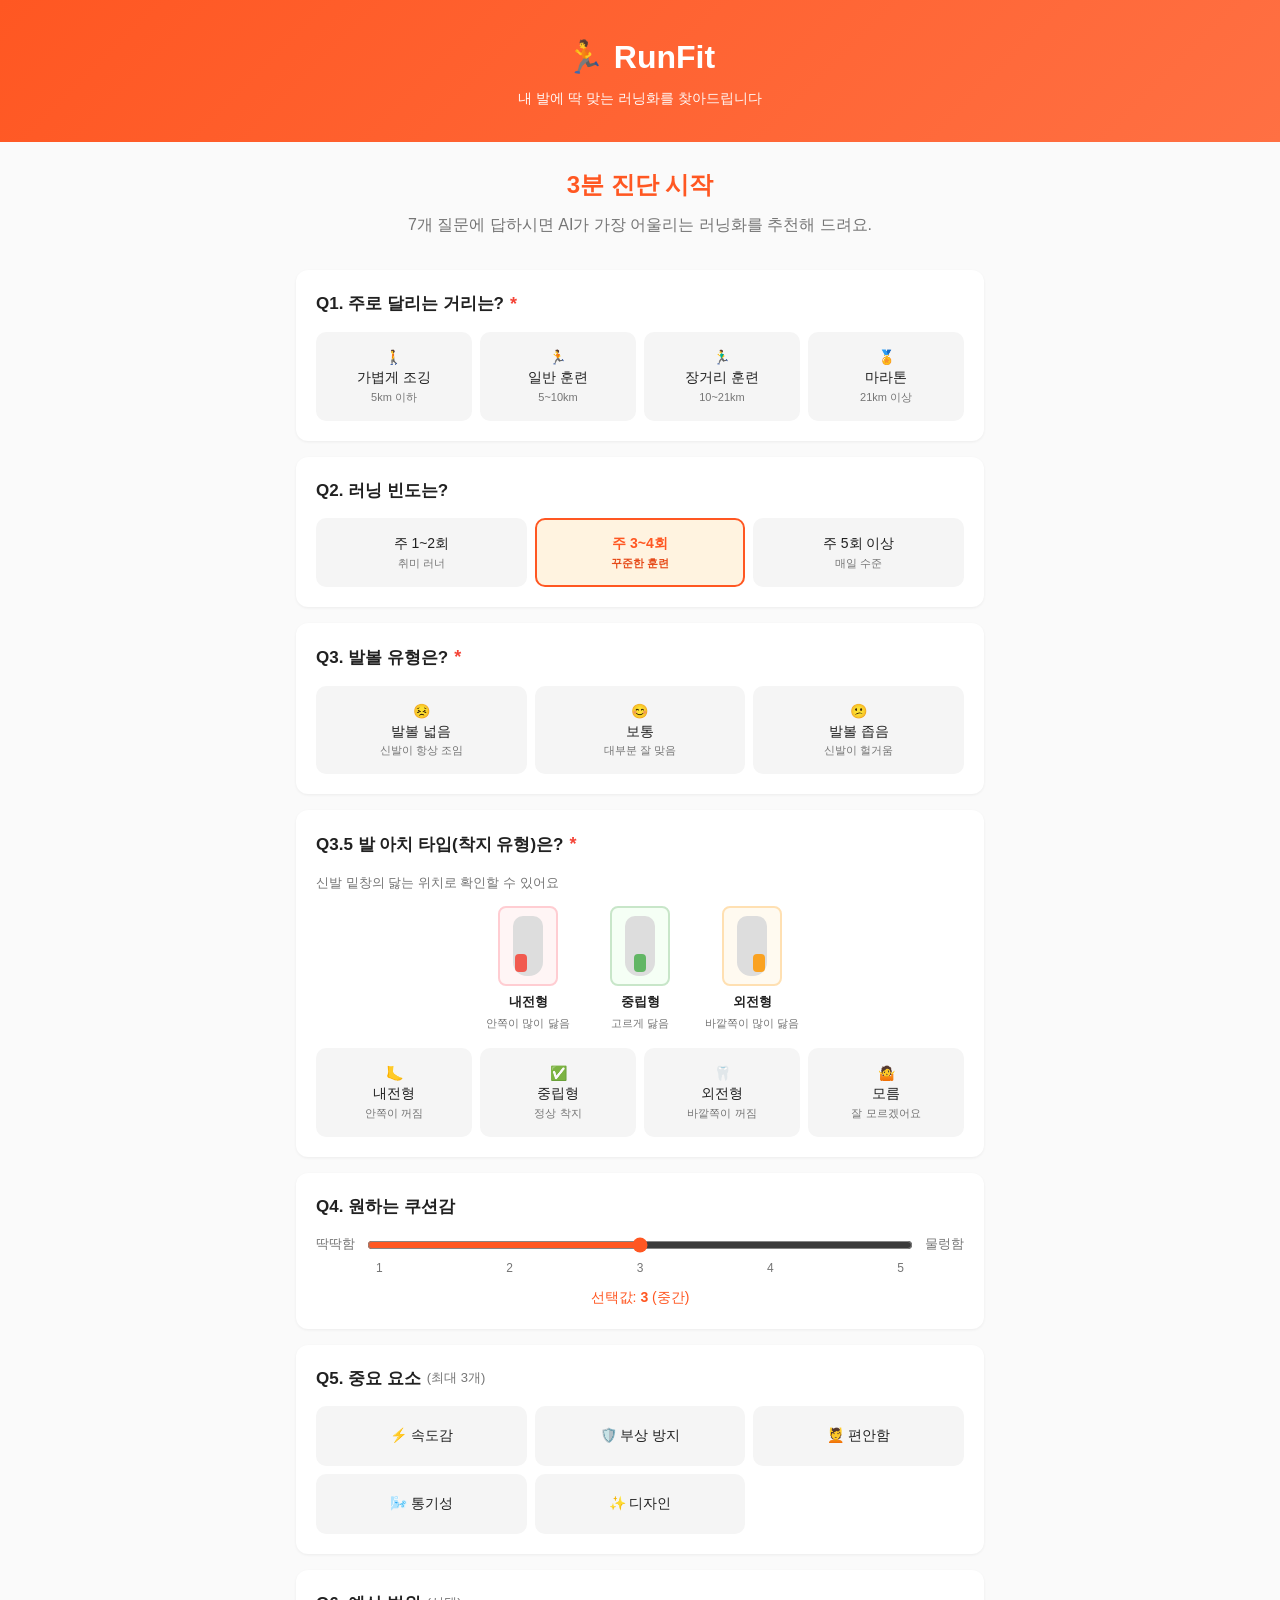
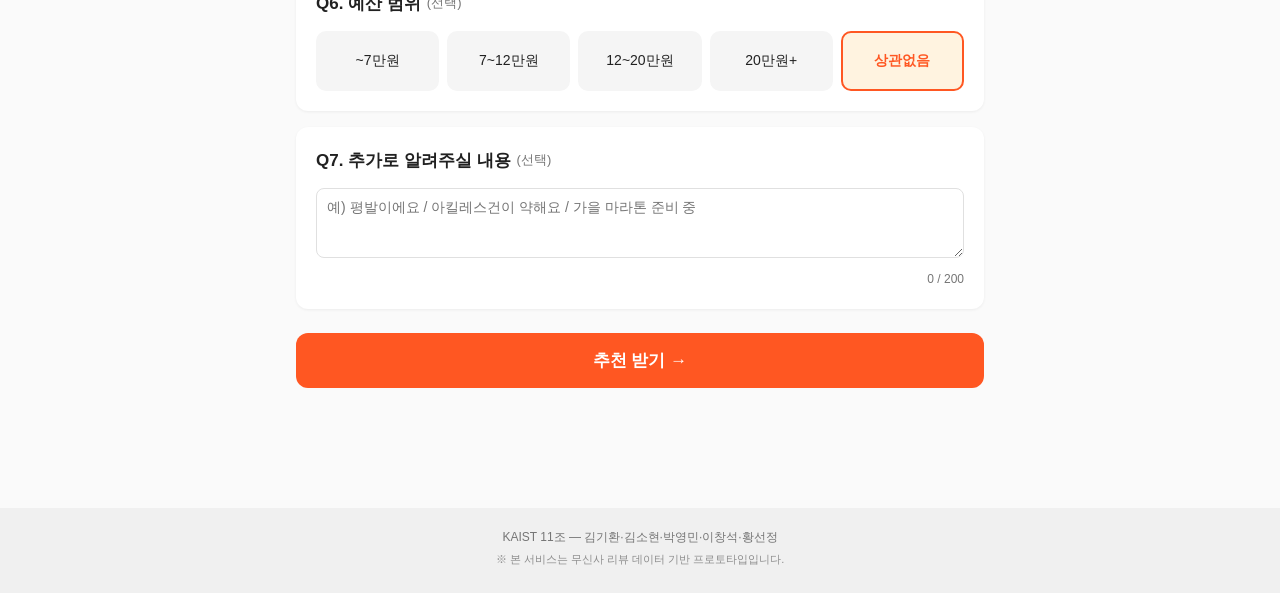
<file: prototype/index.html>
<!DOCTYPE html>
<html lang="ko">
<head>
  <meta charset="UTF-8" />
  <meta name="viewport" content="width=device-width, initial-scale=1.0" />
  <title>RunFit — 내 발에 딱 맞는 러닝화</title>
  <link rel="stylesheet" href="style.css" />
</head>
<body>
  <header class="header">
    <h1>🏃 RunFit</h1>
    <p class="tagline">내 발에 딱 맞는 러닝화를 찾아드립니다</p>
  </header>

  <main class="container">
    <div class="intro">
      <h2>3분 진단 시작</h2>
      <p>7개 질문에 답하시면 AI가 가장 어울리는 러닝화를 추천해 드려요.</p>
    </div>

    <form id="diagnosis-form">

      <!-- Q1 -->
      <section class="question">
        <h3>Q1. 주로 달리는 거리는? <span class="required">*</span></h3>
        <div class="option-grid grid-4">
          <label class="option-btn"><input type="radio" name="distance" value="short" /><span>🚶<br>가볍게 조깅<br><small>5km 이하</small></span></label>
          <label class="option-btn"><input type="radio" name="distance" value="medium" /><span>🏃<br>일반 훈련<br><small>5~10km</small></span></label>
          <label class="option-btn"><input type="radio" name="distance" value="long" /><span>🏃‍♂️<br>장거리 훈련<br><small>10~21km</small></span></label>
          <label class="option-btn"><input type="radio" name="distance" value="marathon" /><span>🏅<br>마라톤<br><small>21km 이상</small></span></label>
        </div>
      </section>

      <!-- Q2 -->
      <section class="question">
        <h3>Q2. 러닝 빈도는?</h3>
        <div class="option-grid grid-3">
          <label class="option-btn"><input type="radio" name="frequency" value="casual" /><span>주 1~2회<br><small>취미 러너</small></span></label>
          <label class="option-btn"><input type="radio" name="frequency" value="regular" checked /><span>주 3~4회<br><small>꾸준한 훈련</small></span></label>
          <label class="option-btn"><input type="radio" name="frequency" value="intensive" /><span>주 5회 이상<br><small>매일 수준</small></span></label>
        </div>
      </section>

      <!-- Q3 -->
      <section class="question">
        <h3>Q3. 발볼 유형은? <span class="required">*</span></h3>
        <div class="option-grid grid-3">
          <label class="option-btn"><input type="radio" name="width" value="wide" /><span>😣<br>발볼 넓음<br><small>신발이 항상 조임</small></span></label>
          <label class="option-btn"><input type="radio" name="width" value="normal" /><span>😊<br>보통<br><small>대부분 잘 맞음</small></span></label>
          <label class="option-btn"><input type="radio" name="width" value="narrow" /><span>😕<br>발볼 좁음<br><small>신발이 헐거움</small></span></label>
        </div>
      </section>

      <!-- Q3.5 발 아치 타입 (pronation) -->
      <section class="question">
        <h3>Q3.5 발 아치 타입(착지 유형)은? <span class="required">*</span></h3>
        <p class="question-guide">신발 밑창의 닳는 위치로 확인할 수 있어요</p>
        <div class="pronation-guide">
          <div class="pronation-item">
            <div class="pronation-diagram pronation-over">
              <div class="foot-outline">
                <div class="wear-mark wear-inner"></div>
              </div>
            </div>
            <p class="pronation-label">내전형</p>
            <p class="pronation-desc">안쪽이 많이 닳음</p>
          </div>
          <div class="pronation-item">
            <div class="pronation-diagram pronation-neutral">
              <div class="foot-outline">
                <div class="wear-mark wear-center"></div>
              </div>
            </div>
            <p class="pronation-label">중립형</p>
            <p class="pronation-desc">고르게 닳음</p>
          </div>
          <div class="pronation-item">
            <div class="pronation-diagram pronation-under">
              <div class="foot-outline">
                <div class="wear-mark wear-outer"></div>
              </div>
            </div>
            <p class="pronation-label">외전형</p>
            <p class="pronation-desc">바깥쪽이 많이 닳음</p>
          </div>
        </div>
        <div class="option-grid grid-4">
          <label class="option-btn"><input type="radio" name="pronation" value="overpronation" /><span>🦶<br>내전형<br><small>안쪽이 꺼짐</small></span></label>
          <label class="option-btn"><input type="radio" name="pronation" value="neutral" /><span>✅<br>중립형<br><small>정상 착지</small></span></label>
          <label class="option-btn"><input type="radio" name="pronation" value="supination" /><span>🦷<br>외전형<br><small>바깥쪽이 꺼짐</small></span></label>
          <label class="option-btn"><input type="radio" name="pronation" value="unknown" /><span>🤷<br>모름<br><small>잘 모르겠어요</small></span></label>
        </div>
      </section>

      <!-- Q4 -->
      <section class="question">
        <h3>Q4. 원하는 쿠션감</h3>
        <div class="slider-container">
          <span class="slider-label-left">딱딱함</span>
          <input type="range" id="cushion-slider" min="1" max="5" value="3" />
          <span class="slider-label-right">물렁함</span>
        </div>
        <div class="slider-marks">
          <span>1</span><span>2</span><span>3</span><span>4</span><span>5</span>
        </div>
        <div class="slider-value">선택값: <strong id="cushion-value">3</strong> (중간)</div>
      </section>

      <!-- Q5 -->
      <section class="question">
        <h3>Q5. 중요 요소 <small>(최대 3개)</small></h3>
        <div class="option-grid grid-3">
          <label class="option-btn checkbox"><input type="checkbox" name="priorities" value="speed" /><span>⚡ 속도감</span></label>
          <label class="option-btn checkbox"><input type="checkbox" name="priorities" value="protection" /><span>🛡️ 부상 방지</span></label>
          <label class="option-btn checkbox"><input type="checkbox" name="priorities" value="comfort" /><span>💆 편안함</span></label>
          <label class="option-btn checkbox"><input type="checkbox" name="priorities" value="breathability" /><span>🌬️ 통기성</span></label>
          <label class="option-btn checkbox"><input type="checkbox" name="priorities" value="design" /><span>✨ 디자인</span></label>
        </div>
      </section>

      <!-- Q6 -->
      <section class="question">
        <h3>Q6. 예산 범위 <small>(선택)</small></h3>
        <div class="option-grid grid-5">
          <label class="option-btn"><input type="radio" name="budget" value="low" /><span>~7만원</span></label>
          <label class="option-btn"><input type="radio" name="budget" value="mid" /><span>7~12만원</span></label>
          <label class="option-btn"><input type="radio" name="budget" value="high" /><span>12~20만원</span></label>
          <label class="option-btn"><input type="radio" name="budget" value="premium" /><span>20만원+</span></label>
          <label class="option-btn"><input type="radio" name="budget" value="" checked /><span>상관없음</span></label>
        </div>
      </section>

      <!-- Q7 -->
      <section class="question">
        <h3>Q7. 추가로 알려주실 내용 <small>(선택)</small></h3>
        <textarea id="free-text" maxlength="200" placeholder="예) 평발이에요 / 아킬레스건이 약해요 / 가을 마라톤 준비 중"></textarea>
        <div class="char-count"><span id="char-count">0</span> / 200</div>
      </section>

      <!-- 오류 영역 -->
      <div id="errors" class="errors" style="display: none;"></div>

      <!-- 제출 -->
      <button type="submit" id="submit-btn" class="btn-submit">
        추천 받기 →
      </button>
    </form>
  </main>

  <!-- 로딩 오버레이 -->
  <div id="loading-overlay" class="loading-overlay" style="display: none;">
    <div class="loading-content">
      <div class="spinner"></div>
      <p id="loading-message">AI가 최적의 러닝화를 찾고 있어요... 🔍</p>
    </div>
  </div>

  <footer class="footer">
    <p>KAIST 11조 — 김기환·김소현·박영민·이창석·황선정</p>
    <p class="disclaimer">※ 본 서비스는 무신사 리뷰 데이터 기반 프로토타입입니다.</p>
  </footer>

  <script src="app.js"></script>
</body>
</html>
</file>
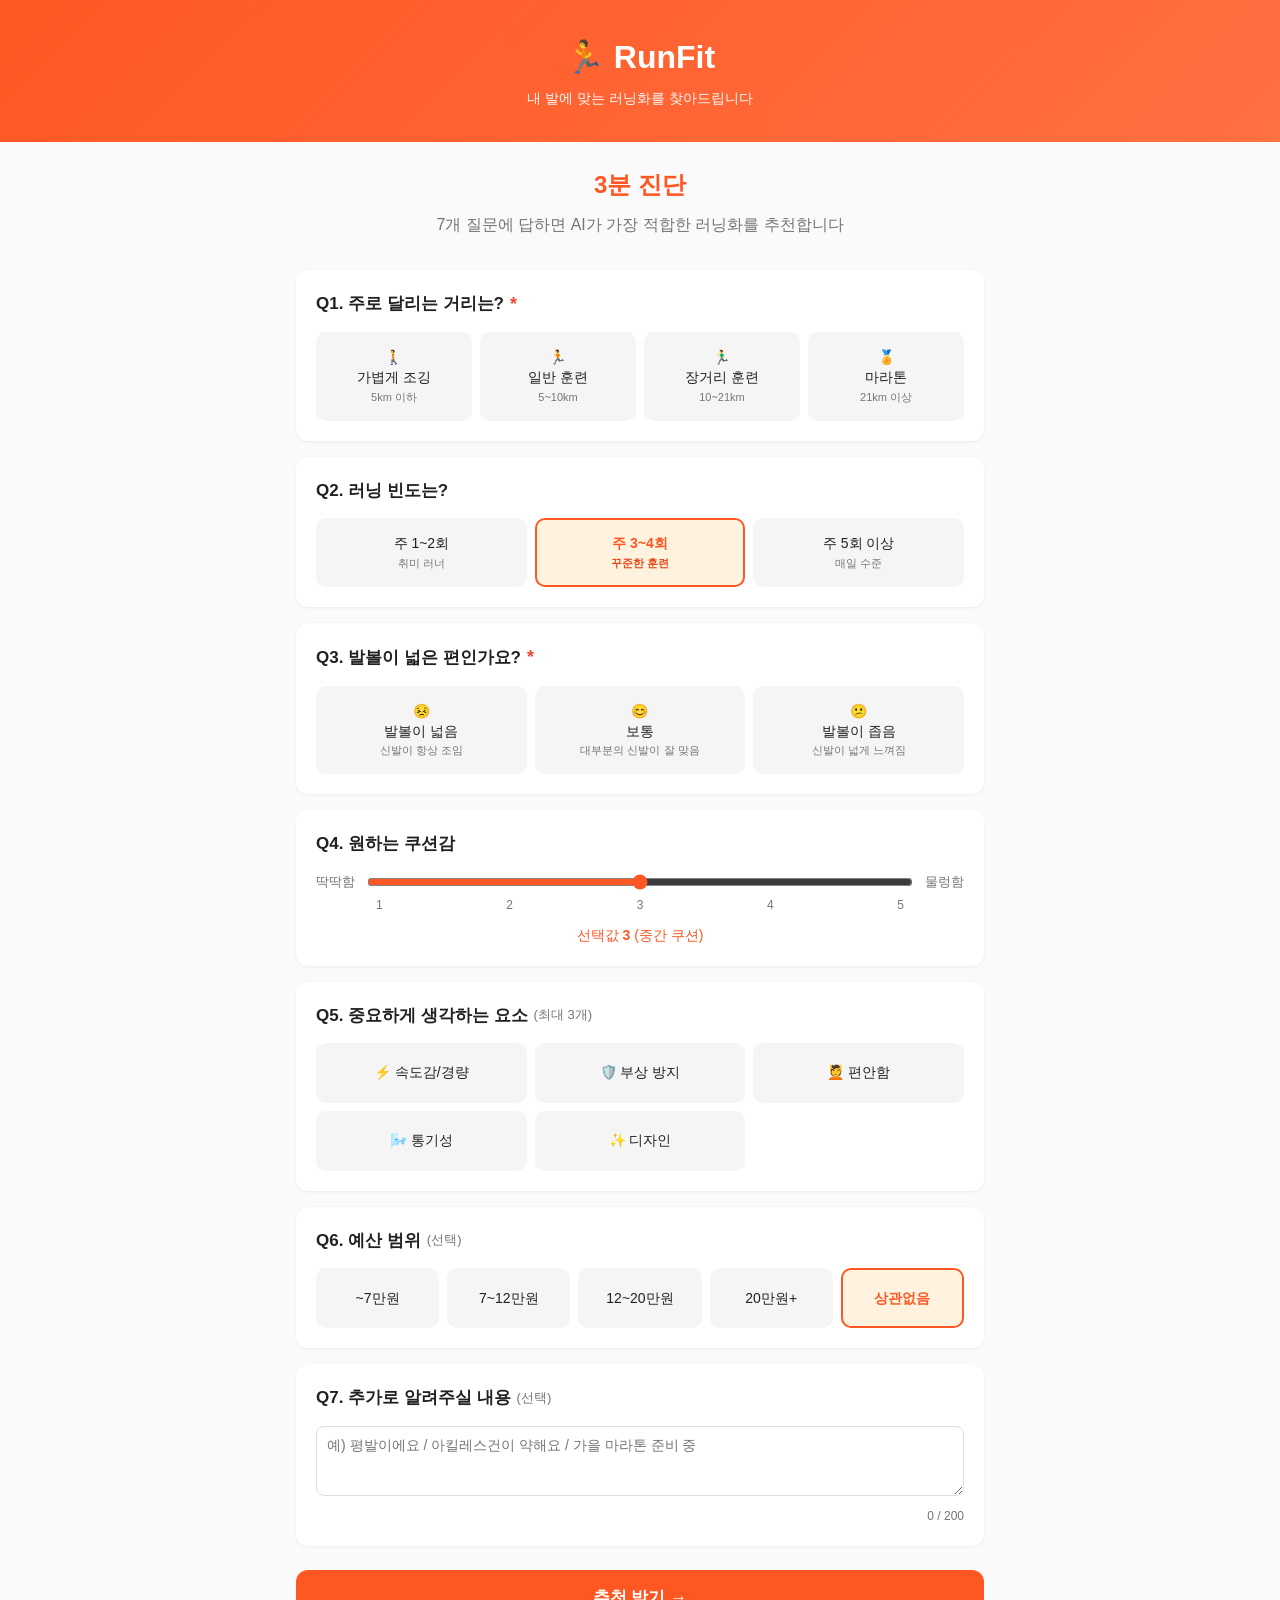
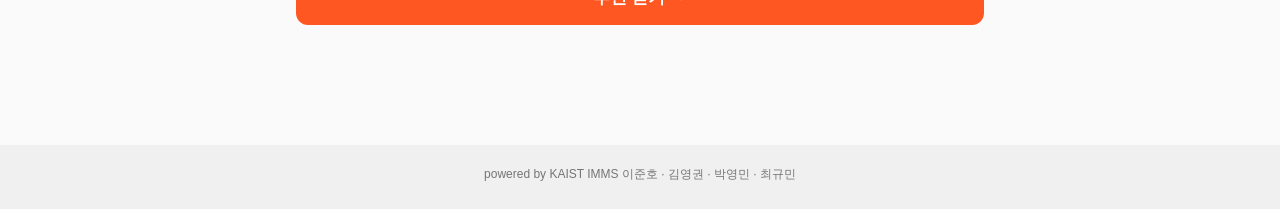
<file: frontend/web-prototype/index.html>
﻿<!DOCTYPE html>
<html lang="ko">
<head>
  <meta charset="UTF-8" />
  <meta name="viewport" content="width=device-width, initial-scale=1.0" />
  <title>RunFit - 내 발에 맞는 러닝화</title>
  <link rel="stylesheet" href="style.css" />
</head>
<body>
  <header class="header">
    <h1>🏃 RunFit</h1>
    <p class="tagline">내 발에 맞는 러닝화를 찾아드립니다</p>
  </header>

  <main class="container">
    <div class="intro">
      <h2>3분 진단</h2>
      <p>7개 질문에 답하면 AI가 가장 적합한 러닝화를 추천합니다</p>
    </div>

    <form id="diagnosis-form">

      <!-- Q1 -->
      <section class="question">
        <h3>Q1. 주로 달리는 거리는? <span class="required">*</span></h3>
        <div class="option-grid grid-4">
          <label class="option-btn"><input type="radio" name="distance" value="short" /><span>🚶<br>가볍게 조깅<br><small>5km 이하</small></span></label>
          <label class="option-btn"><input type="radio" name="distance" value="medium" /><span>🏃<br>일반 훈련<br><small>5~10km</small></span></label>
          <label class="option-btn"><input type="radio" name="distance" value="long" /><span>🏃‍♂️<br>장거리 훈련<br><small>10~21km</small></span></label>
          <label class="option-btn"><input type="radio" name="distance" value="marathon" /><span>🏅<br>마라톤<br><small>21km 이상</small></span></label>
        </div>
      </section>

      <!-- Q2 -->
      <section class="question">
        <h3>Q2. 러닝 빈도는?</h3>
        <div class="option-grid grid-3">
          <label class="option-btn"><input type="radio" name="frequency" value="casual" /><span>주 1~2회<br><small>취미 러너</small></span></label>
          <label class="option-btn"><input type="radio" name="frequency" value="regular" checked /><span>주 3~4회<br><small>꾸준한 훈련</small></span></label>
          <label class="option-btn"><input type="radio" name="frequency" value="intensive" /><span>주 5회 이상<br><small>매일 수준</small></span></label>
        </div>
      </section>

      <!-- Q3 -->
      <section class="question">
        <h3>Q3. 발볼이 넓은 편인가요? <span class="required">*</span></h3>
        <div class="option-grid grid-3">
          <label class="option-btn"><input type="radio" name="width" value="wide" /><span>😣<br>발볼이 넓음<br><small>신발이 항상 조임</small></span></label>
          <label class="option-btn"><input type="radio" name="width" value="normal" /><span>😊<br>보통<br><small>대부분의 신발이 잘 맞음</small></span></label>
          <label class="option-btn"><input type="radio" name="width" value="narrow" /><span>😕<br>발볼이 좁음<br><small>신발이 넓게 느껴짐</small></span></label>
        </div>
      </section>

      <!-- Q4 -->
      <section class="question">
        <h3>Q4. 원하는 쿠션감</h3>
        <div class="slider-container">
          <span class="slider-label-left">딱딱함</span>
          <input type="range" id="cushion-slider" min="1" max="5" value="3" />
          <span class="slider-label-right">물렁함</span>
        </div>
        <div class="slider-marks">
          <span>1</span><span>2</span><span>3</span><span>4</span><span>5</span>
        </div>
        <div class="slider-value">선택값 <strong id="cushion-value">3</strong> (중간 쿠션)</div>
      </section>

      <!-- Q5 -->
      <section class="question">
        <h3>Q5. 중요하게 생각하는 요소 <small>(최대 3개)</small></h3>
        <div class="option-grid grid-3">
          <label class="option-btn checkbox"><input type="checkbox" name="priorities" value="speed" /><span>⚡ 속도감/경량</span></label>
          <label class="option-btn checkbox"><input type="checkbox" name="priorities" value="protection" /><span>🛡️ 부상 방지</span></label>
          <label class="option-btn checkbox"><input type="checkbox" name="priorities" value="comfort" /><span>💆 편안함</span></label>
          <label class="option-btn checkbox"><input type="checkbox" name="priorities" value="breathability" /><span>🌬️ 통기성</span></label>
          <label class="option-btn checkbox"><input type="checkbox" name="priorities" value="design" /><span>✨ 디자인</span></label>
        </div>
      </section>

      <!-- Q6 -->
      <section class="question">
        <h3>Q6. 예산 범위 <small>(선택)</small></h3>
        <div class="option-grid grid-5">
          <label class="option-btn"><input type="radio" name="budget" value="low" /><span>~7만원</span></label>
          <label class="option-btn"><input type="radio" name="budget" value="mid" /><span>7~12만원</span></label>
          <label class="option-btn"><input type="radio" name="budget" value="high" /><span>12~20만원</span></label>
          <label class="option-btn"><input type="radio" name="budget" value="premium" /><span>20만원+</span></label>
          <label class="option-btn"><input type="radio" name="budget" value="" checked /><span>상관없음</span></label>
        </div>
      </section>

      <!-- Q7 -->
      <section class="question">
        <h3>Q7. 추가로 알려주실 내용 <small>(선택)</small></h3>
        <textarea id="free-text" maxlength="200" placeholder="예) 평발이에요 / 아킬레스건이 약해요 / 가을 마라톤 준비 중"></textarea>
        <div class="char-count"><span id="char-count">0</span> / 200</div>
      </section>

      <!-- 오류 영역 -->
      <div id="errors" class="errors" style="display: none;"></div>

      <!-- 제출 -->
      <button type="submit" id="submit-btn" class="btn-submit">
        추천 받기 →
      </button>
    </form>
  </main>

  <!-- 로딩 오버레이 -->
  <div id="loading-overlay" class="loading-overlay" style="display: none;">
    <div class="loading-content">
      <div class="spinner"></div>
      <p id="loading-message">AI가 최적의 러닝화를 찾고 있어요...</p>
    </div>
  </div>

  <footer class="footer">
    <p>powered by KAIST IMMS 이준호 · 김영권 · 박영민 · 최규민</p>
  </footer>

  <script src="app.js"></script>
</body>
</html>
</file>
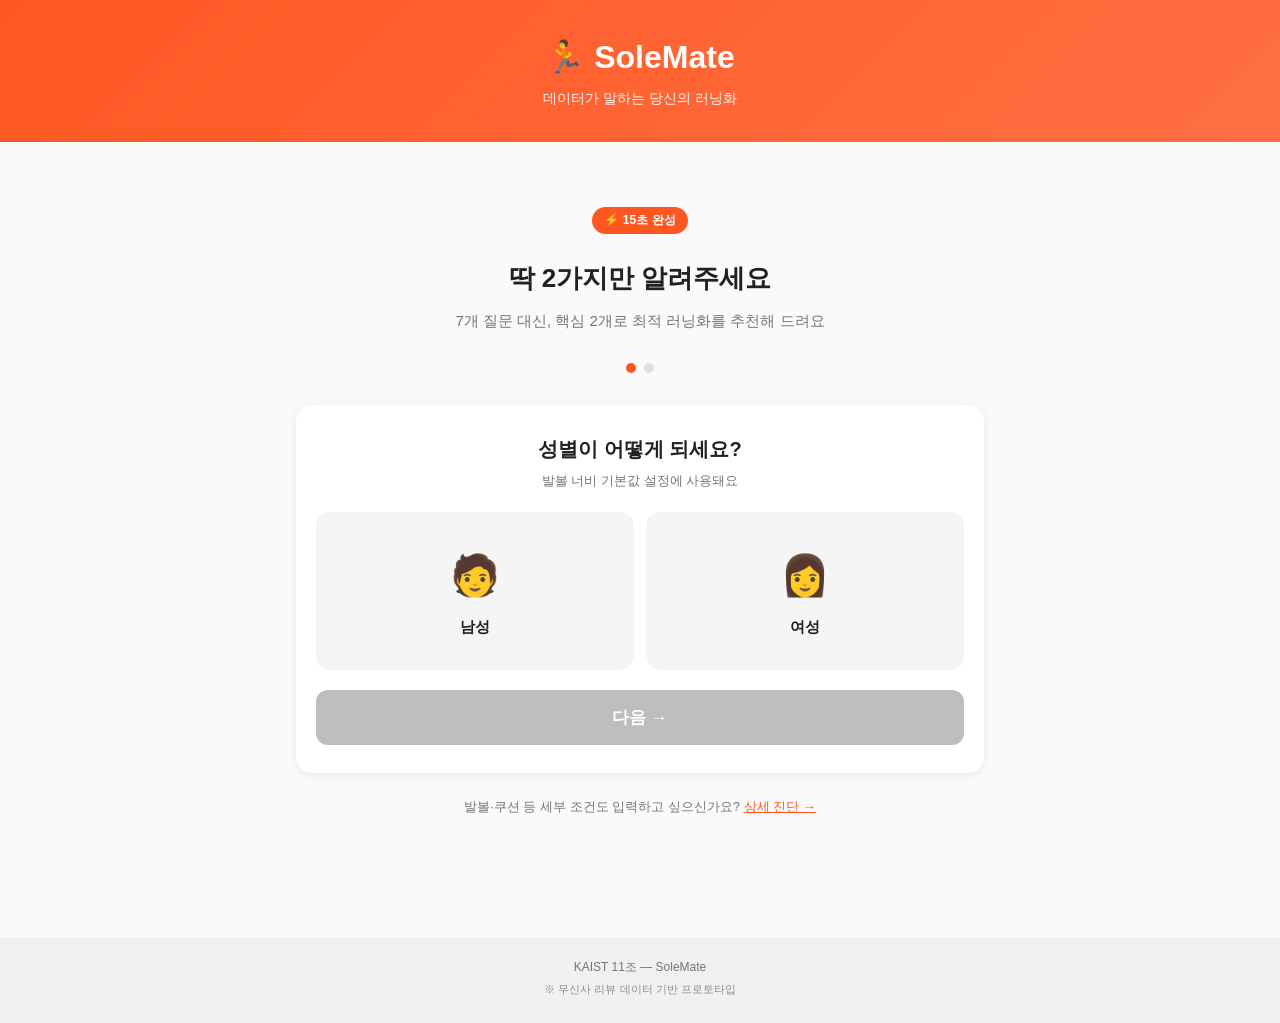
<file: prototype/index_2input.html>
<!DOCTYPE html>
<html lang="ko">
<head>
  <meta charset="UTF-8" />
  <meta name="viewport" content="width=device-width, initial-scale=1.0" />
  <title>SoleMate — 15초 러닝화 추천</title>
  <link rel="stylesheet" href="style.css" />
  <style>
    /* ── 2-Input MVP 전용 스타일 ── */
    .hero {
      text-align: center;
      padding: 40px 24px 24px;
    }
    .hero h2 {
      font-size: 26px;
      font-weight: 800;
      margin-bottom: 10px;
      color: var(--text);
    }
    .hero p {
      font-size: 15px;
      color: var(--text-light);
      margin-bottom: 6px;
    }
    .hero .badge-fast {
      display: inline-block;
      background: var(--primary);
      color: white;
      font-size: 12px;
      font-weight: 700;
      padding: 4px 12px;
      border-radius: 20px;
      margin-bottom: 24px;
    }

    /* 스텝 인디케이터 */
    .step-indicator {
      display: flex;
      align-items: center;
      justify-content: center;
      gap: 8px;
      margin-bottom: 32px;
    }
    .step-dot {
      width: 10px;
      height: 10px;
      border-radius: 50%;
      background: var(--border);
      transition: background 0.2s;
    }
    .step-dot.active { background: var(--primary); }
    .step-dot.done   { background: var(--success); }

    /* 스텝 카드 */
    .step-card {
      background: var(--card);
      border-radius: 16px;
      padding: 28px 20px;
      margin-bottom: 16px;
      box-shadow: 0 2px 10px rgba(0,0,0,0.07);
      display: none;
    }
    .step-card.active { display: block; }
    .step-card h3 {
      font-size: 20px;
      font-weight: 700;
      margin-bottom: 6px;
      text-align: center;
    }
    .step-card .step-sub {
      font-size: 13px;
      color: var(--text-light);
      text-align: center;
      margin-bottom: 20px;
    }

    /* 성별 카드 */
    .gender-grid {
      display: grid;
      grid-template-columns: 1fr 1fr;
      gap: 12px;
    }
    .gender-btn {
      display: flex;
      flex-direction: column;
      align-items: center;
      justify-content: center;
      padding: 28px 16px;
      background: #f5f5f5;
      border: 3px solid transparent;
      border-radius: 14px;
      cursor: pointer;
      transition: all 0.15s;
      font-size: 15px;
      font-weight: 600;
    }
    .gender-btn .icon { font-size: 40px; margin-bottom: 8px; }
    .gender-btn:hover { background: #ececec; }
    .gender-btn.selected {
      background: #fff3e0;
      border-color: var(--primary);
      color: var(--primary);
    }

    /* 대회 카드 */
    .race-grid {
      display: grid;
      grid-template-columns: 1fr 1fr;
      gap: 10px;
    }
    .race-btn {
      display: flex;
      flex-direction: column;
      align-items: center;
      justify-content: center;
      padding: 20px 12px;
      background: #f5f5f5;
      border: 3px solid transparent;
      border-radius: 14px;
      cursor: pointer;
      transition: all 0.15s;
      text-align: center;
    }
    .race-btn .icon { font-size: 28px; margin-bottom: 6px; }
    .race-btn .race-name { font-size: 15px; font-weight: 700; margin-bottom: 2px; }
    .race-btn .race-desc { font-size: 11px; color: var(--text-light); }
    .race-btn:hover { background: #ececec; }
    .race-btn.selected {
      background: #fff3e0;
      border-color: var(--primary);
    }
    .race-btn.selected .race-desc { color: var(--primary-dark); }

    /* 진행 버튼 */
    .btn-next {
      display: block;
      width: 100%;
      padding: 16px;
      background: var(--primary);
      color: white;
      border: none;
      border-radius: 12px;
      font-size: 17px;
      font-weight: 700;
      cursor: pointer;
      margin-top: 20px;
      transition: background 0.15s;
    }
    .btn-next:disabled {
      background: #bdbdbd;
      cursor: not-allowed;
    }
    .btn-next:not(:disabled):hover { background: var(--primary-dark); }

    /* 뒤로가기 */
    .btn-back {
      display: block;
      width: 100%;
      padding: 12px;
      background: transparent;
      color: var(--text-light);
      border: none;
      font-size: 14px;
      cursor: pointer;
      margin-top: 8px;
    }

    /* 비교 링크 */
    .full-form-link {
      text-align: center;
      margin-top: 24px;
      font-size: 13px;
      color: var(--text-light);
    }
    .full-form-link a {
      color: var(--primary);
      text-decoration: underline;
    }
  </style>
</head>
<body>
  <header class="header">
    <h1>🏃 SoleMate</h1>
    <p class="tagline">데이터가 말하는 당신의 러닝화</p>
  </header>

  <main class="container">
    <div class="hero">
      <span class="badge-fast">⚡ 15초 완성</span>
      <h2>딱 2가지만 알려주세요</h2>
      <p>7개 질문 대신, 핵심 2개로 최적 러닝화를 추천해 드려요</p>
    </div>

    <!-- 스텝 인디케이터 -->
    <div class="step-indicator">
      <div class="step-dot active" id="dot-1"></div>
      <div class="step-dot" id="dot-2"></div>
    </div>

    <!-- Step 1: 성별 -->
    <div class="step-card active" id="step-1">
      <h3>성별이 어떻게 되세요?</h3>
      <p class="step-sub">발볼 너비 기본값 설정에 사용돼요</p>
      <div class="gender-grid">
        <div class="gender-btn" data-value="male" onclick="selectGender(this)">
          <span class="icon">🧑</span>남성
        </div>
        <div class="gender-btn" data-value="female" onclick="selectGender(this)">
          <span class="icon">👩</span>여성
        </div>
      </div>
      <button class="btn-next" id="btn-step1" disabled onclick="goToStep2()">다음 →</button>
    </div>

    <!-- Step 2: 목표 대회/유형 -->
    <div class="step-card" id="step-2">
      <h3>어떤 러닝을 목표로 하세요?</h3>
      <p class="step-sub">추천의 가장 중요한 기준이에요</p>
      <div class="race-grid">
        <div class="race-btn" data-value="casual" onclick="selectRace(this)">
          <span class="icon">🚶</span>
          <span class="race-name">건강 조깅</span>
          <span class="race-desc">5km 이하 · 가볍게</span>
        </div>
        <div class="race-btn" data-value="training" onclick="selectRace(this)">
          <span class="icon">🏃</span>
          <span class="race-name">일반 훈련</span>
          <span class="race-desc">5~21km · 꾸준히</span>
        </div>
        <div class="race-btn" data-value="half" onclick="selectRace(this)">
          <span class="icon">🥈</span>
          <span class="race-name">하프마라톤</span>
          <span class="race-desc">21km 대회 준비</span>
        </div>
        <div class="race-btn" data-value="full" onclick="selectRace(this)">
          <span class="icon">🏅</span>
          <span class="race-name">풀마라톤</span>
          <span class="race-desc">42km · 부상 방지 최우선</span>
        </div>
      </div>
      <button class="btn-next" id="btn-step2" disabled onclick="submit()">추천 받기 →</button>
      <button class="btn-back" onclick="goToStep1()">← 뒤로</button>
    </div>

    <p class="full-form-link">
      발볼·쿠션 등 세부 조건도 입력하고 싶으신가요? <a href="index.html">상세 진단 →</a>
    </p>
  </main>

  <!-- 로딩 오버레이 -->
  <div id="loading-overlay" class="loading-overlay" style="display: none;">
    <div class="loading-content">
      <div class="spinner"></div>
      <p>AI가 최적의 러닝화를 분석 중이에요... 🔍</p>
    </div>
  </div>

  <footer class="footer">
    <p>KAIST 11조 — SoleMate</p>
    <p class="disclaimer">※ 무신사 리뷰 데이터 기반 프로토타입</p>
  </footer>

  <script>
    let selectedGender = null;
    let selectedRace = null;

    function selectGender(el) {
      document.querySelectorAll('.gender-btn').forEach(b => b.classList.remove('selected'));
      el.classList.add('selected');
      selectedGender = el.dataset.value;
      document.getElementById('btn-step1').disabled = false;
    }

    function selectRace(el) {
      document.querySelectorAll('.race-btn').forEach(b => b.classList.remove('selected'));
      el.classList.add('selected');
      selectedRace = el.dataset.value;
      document.getElementById('btn-step2').disabled = false;
    }

    function goToStep2() {
      document.getElementById('step-1').classList.remove('active');
      document.getElementById('step-2').classList.add('active');
      document.getElementById('dot-1').classList.replace('active', 'done');
      document.getElementById('dot-2').classList.add('active');
    }

    function goToStep1() {
      document.getElementById('step-2').classList.remove('active');
      document.getElementById('step-1').classList.add('active');
      document.getElementById('dot-2').classList.remove('active');
      document.getElementById('dot-1').classList.replace('done', 'active');
    }

    function submit() {
      // 대회 유형 → 추천 엔진 파라미터 변환
      const raceMap = {
        casual:   { distance: 'short',    cushion: 4, priorities: ['comfort'] },
        training: { distance: 'medium',   cushion: 3, priorities: ['comfort', 'protection'] },
        half:     { distance: 'long',     cushion: 3, priorities: ['protection', 'speed'] },
        full:     { distance: 'marathon', cushion: 4, priorities: ['protection'] },
      };
      // 성별 → 기본 발볼 추정 (방어적 기본값)
      const genderWidthMap = { male: 'normal', female: 'normal' };

      const raceParams = raceMap[selectedRace];
      const profile = {
        gender: selectedGender,
        running_distance: raceParams.distance,
        foot_width: genderWidthMap[selectedGender],
        pronation: 'unknown',        // 결과 화면에서 선택 보정
        preferred_cushion: raceParams.cushion,
        priorities: raceParams.priorities,
        budget: null,
        free_text: '',
        mode: '2input',              // 2-input 모드 표시
        race_type: selectedRace,
      };

      sessionStorage.setItem('user_profile', JSON.stringify(profile));
      document.getElementById('loading-overlay').style.display = 'flex';
      setTimeout(() => { window.location.href = 'result_2input.html'; }, 800);
    }
  </script>
</body>
</html>
</file>
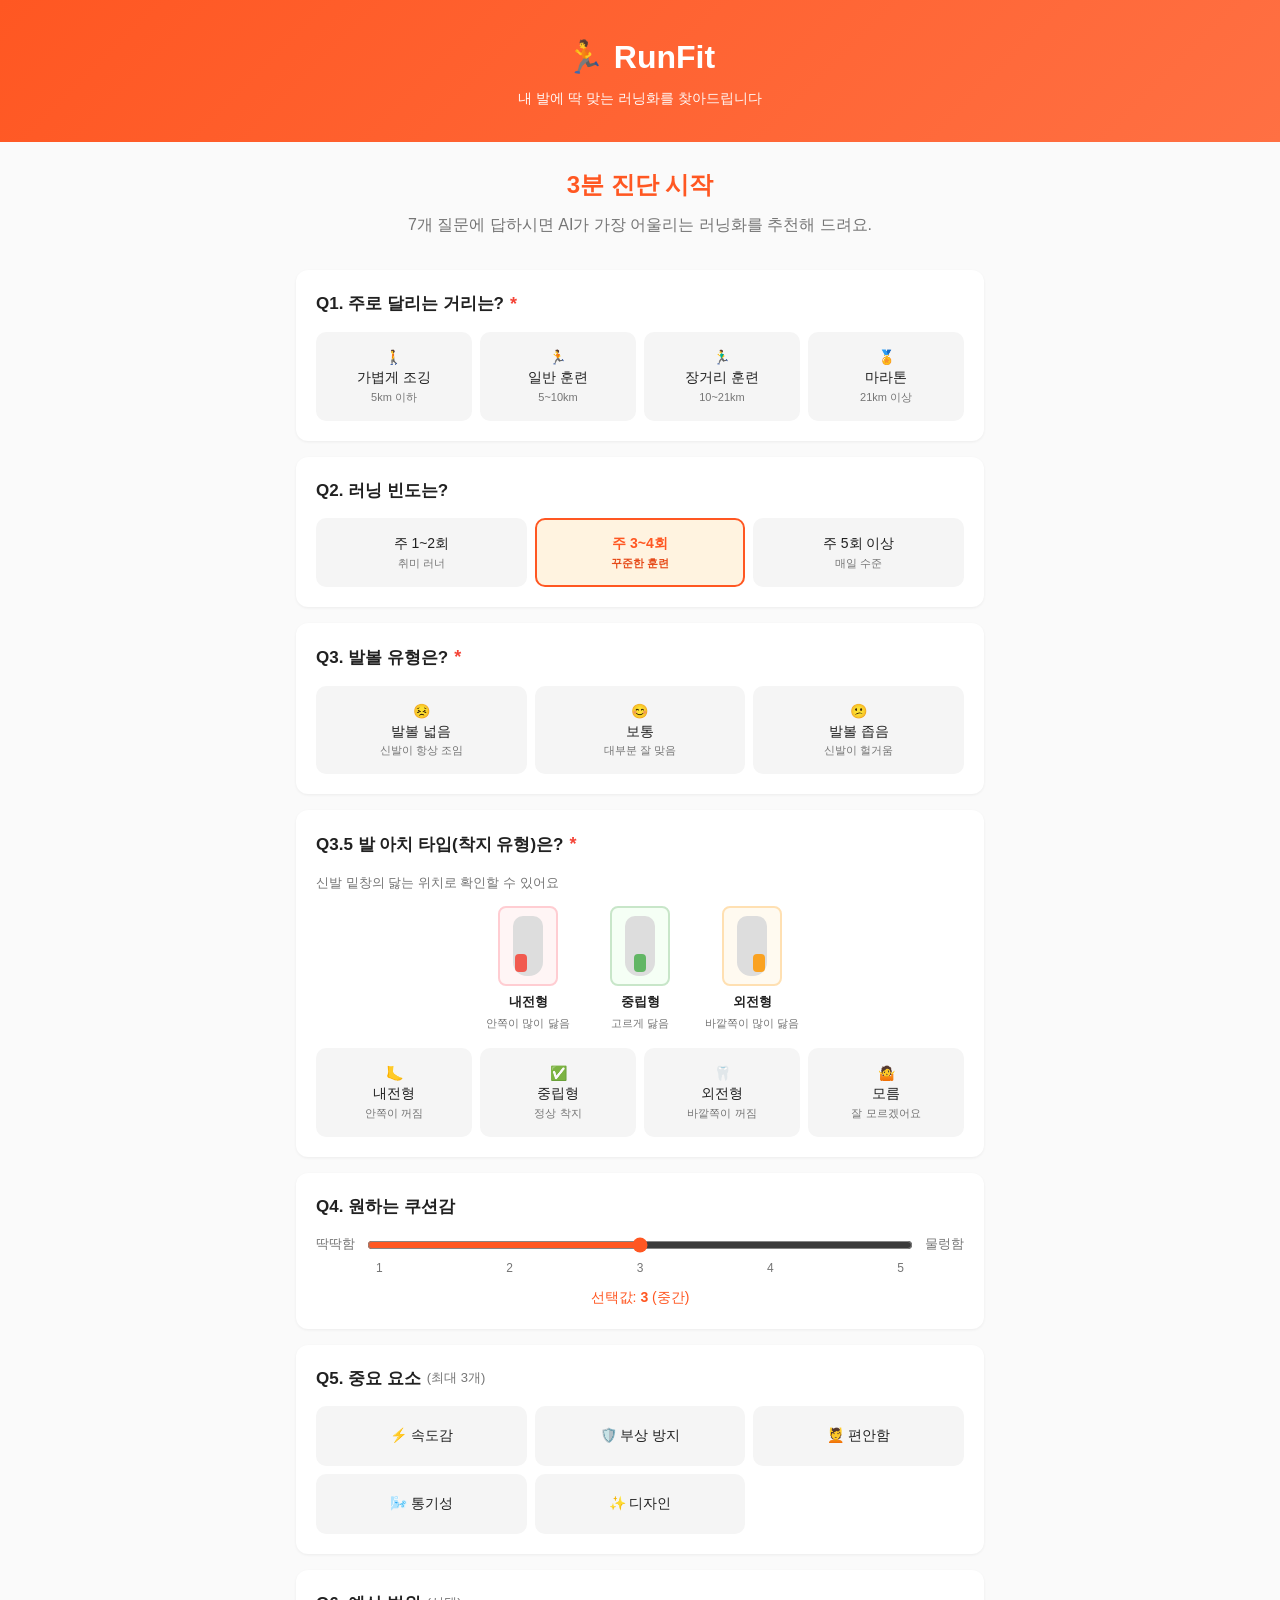
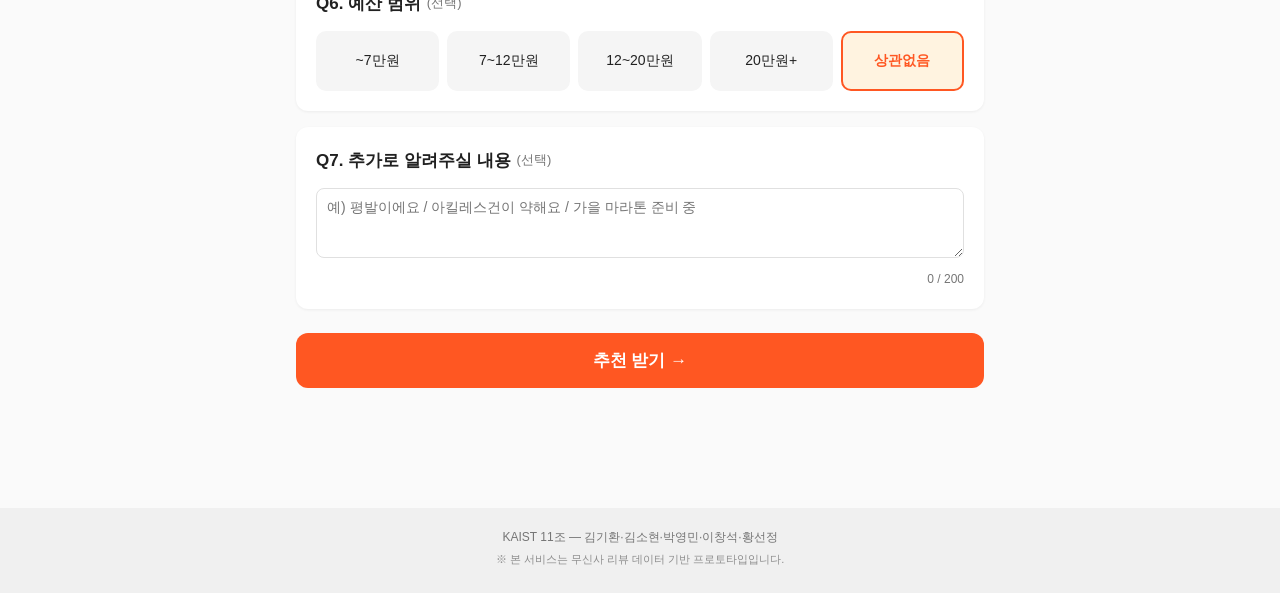
<file: prototype/result.html>
<!DOCTYPE html>
<html lang="ko">
<head>
  <meta charset="UTF-8" />
  <meta name="viewport" content="width=device-width, initial-scale=1.0" />
  <title>RunFit — 추천 결과</title>
  <link rel="stylesheet" href="style.css" />
</head>
<body>
  <header class="header">
    <h1>🏃 RunFit</h1>
    <p class="tagline">AI가 추천한 당신의 러닝화</p>
  </header>

  <main class="container">
    <div class="profile-summary" id="profile-summary"></div>

    <div id="results-container"></div>

    <div class="actions">
      <button onclick="location.href='index.html'" class="btn-secondary">다시 진단하기</button>
      <button id="compare-btn" class="btn-secondary" style="display: none;">TOP 1 vs TOP 2 비교</button>
    </div>
  </main>

  <!-- 비교 모달 -->
  <div id="compare-modal" class="modal" style="display: none;">
    <div class="modal-content">
      <button class="modal-close" onclick="closeModal()">✕</button>
      <h2>속성 비교</h2>
      <div id="compare-table"></div>
    </div>
  </div>

  <footer class="footer">
    <p>KAIST 11조 — 김기환·김소현·박영민·이창석·황선정</p>
  </footer>

  <script src="recommend.js"></script>
  <script src="result.js"></script>
</body>
</html>
</file>
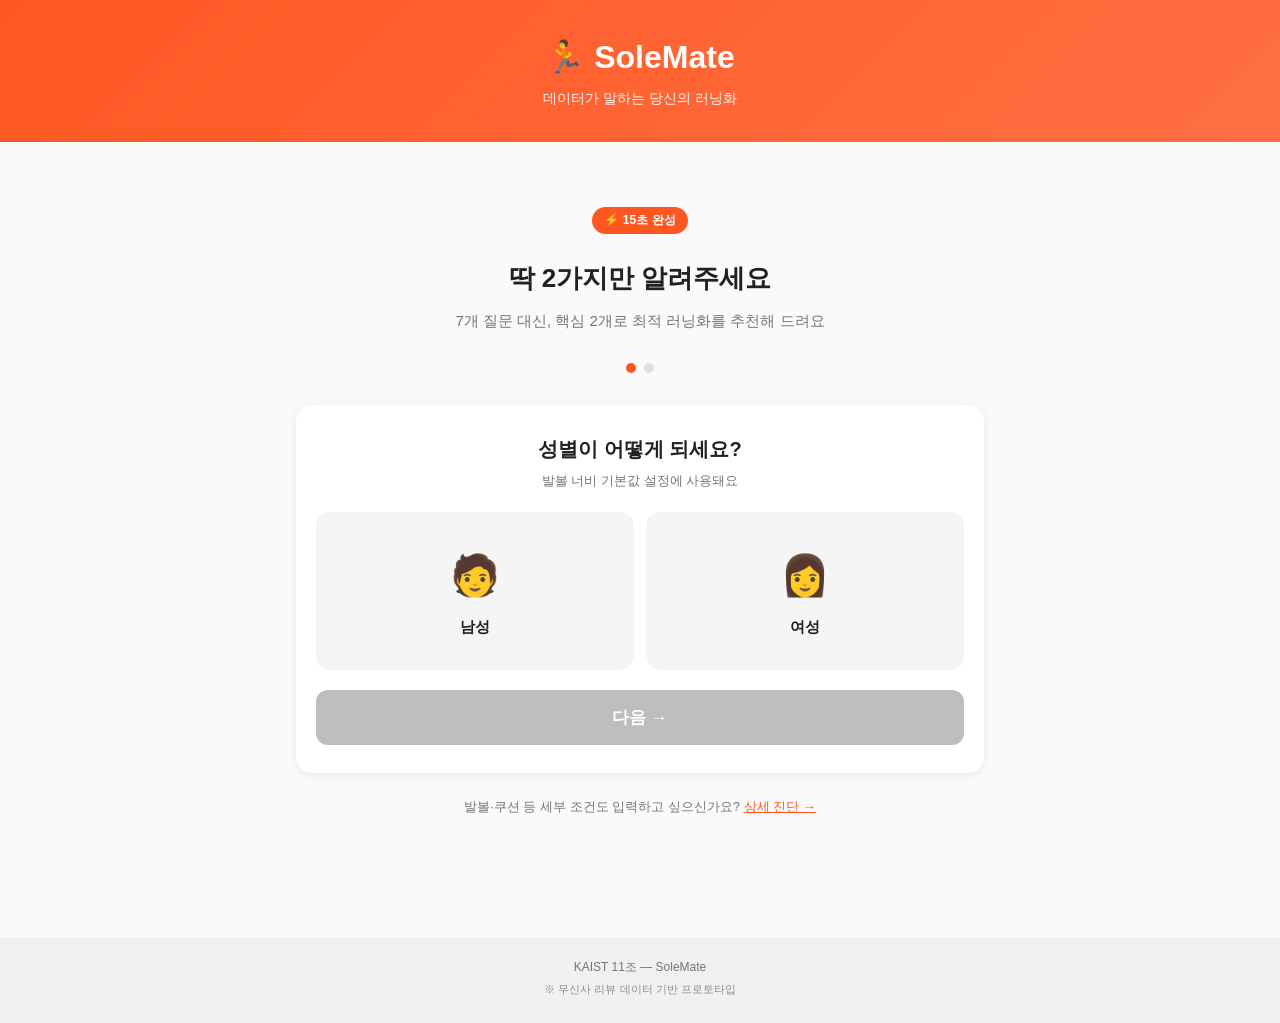
<file: prototype/result_2input.html>
<!DOCTYPE html>
<html lang="ko">
<head>
  <meta charset="UTF-8" />
  <meta name="viewport" content="width=device-width, initial-scale=1.0" />
  <title>SoleMate — 추천 결과</title>
  <link rel="stylesheet" href="style.css" />
  <style>
    /* ── 2-Input 결과 전용 스타일 ── */
    .race-summary {
      background: linear-gradient(135deg, var(--primary), #ff7043);
      color: white;
      border-radius: 14px;
      padding: 20px;
      margin-bottom: 20px;
      text-align: center;
    }
    .race-summary .race-icon { font-size: 36px; margin-bottom: 6px; }
    .race-summary h2 { font-size: 18px; font-weight: 700; margin-bottom: 4px; }
    .race-summary p  { font-size: 13px; opacity: 0.9; }

    /* 발 아치 보정 패널 */
    .pronation-panel {
      background: #fff8e1;
      border: 2px solid #ffcc02;
      border-radius: 14px;
      padding: 18px 16px;
      margin-bottom: 20px;
    }
    .pronation-panel h3 {
      font-size: 15px;
      font-weight: 700;
      margin-bottom: 4px;
    }
    .pronation-panel p {
      font-size: 13px;
      color: var(--text-light);
      margin-bottom: 14px;
    }
    .pronation-options {
      display: grid;
      grid-template-columns: repeat(4, 1fr);
      gap: 8px;
    }
    .pronation-opt {
      display: flex;
      flex-direction: column;
      align-items: center;
      padding: 10px 4px;
      background: white;
      border: 2px solid var(--border);
      border-radius: 10px;
      cursor: pointer;
      font-size: 12px;
      font-weight: 600;
      text-align: center;
      gap: 4px;
      transition: all 0.15s;
    }
    .pronation-opt .opt-icon { font-size: 20px; }
    .pronation-opt:hover { border-color: #ffcc02; }
    .pronation-opt.selected {
      border-color: var(--primary);
      background: #fff3e0;
      color: var(--primary);
    }
    .pronation-apply {
      display: block;
      width: 100%;
      margin-top: 12px;
      padding: 10px;
      background: var(--primary);
      color: white;
      border: none;
      border-radius: 10px;
      font-size: 14px;
      font-weight: 600;
      cursor: pointer;
    }
    .pronation-apply:disabled {
      background: #bdbdbd;
      cursor: not-allowed;
    }

    /* 결과 헤더 */
    .result-header {
      display: flex;
      align-items: center;
      justify-content: space-between;
      margin-bottom: 12px;
    }
    .result-header h2 { font-size: 20px; }
    .result-count {
      font-size: 13px;
      color: var(--text-light);
    }
  </style>
</head>
<body>
  <header class="header">
    <h1>🏃 SoleMate</h1>
    <p class="tagline">AI가 추천한 당신의 러닝화</p>
  </header>

  <main class="container">
    <!-- 러닝 목표 요약 -->
    <div class="race-summary" id="race-summary"></div>

    <!-- [선택] 발 아치 타입 보정 -->
    <div class="pronation-panel">
      <h3>🦶 발 아치 타입을 알고 계신가요? <small style="font-weight:normal;color:#888">(선택)</small></h3>
      <p>선택하면 추천 결과가 더 정확해져요. 신발 밑창의 닳는 위치로 확인할 수 있어요.</p>
      <div class="pronation-options">
        <div class="pronation-opt" data-value="overpronation" onclick="selectPronation(this)">
          <span class="opt-icon">🔴</span>내전형<span style="font-size:10px;color:#888">안쪽 닳음</span>
        </div>
        <div class="pronation-opt" data-value="neutral" onclick="selectPronation(this)">
          <span class="opt-icon">🟢</span>중립형<span style="font-size:10px;color:#888">고르게 닳음</span>
        </div>
        <div class="pronation-opt" data-value="supination" onclick="selectPronation(this)">
          <span class="opt-icon">🟠</span>외전형<span style="font-size:10px;color:#888">바깥 닳음</span>
        </div>
        <div class="pronation-opt" data-value="unknown" onclick="selectPronation(this)">
          <span class="opt-icon">🤷</span>모름<span style="font-size:10px;color:#888">중립 적용</span>
        </div>
      </div>
      <button class="pronation-apply" id="pronation-apply-btn" disabled onclick="applyPronation()">
        이 조건으로 결과 업데이트
      </button>
    </div>

    <!-- 추천 결과 -->
    <div class="result-header">
      <h2 id="result-title">🎯 추천 러닝화</h2>
      <span class="result-count" id="result-count"></span>
    </div>
    <div id="results-container"></div>

    <div class="actions">
      <button onclick="location.href='index_2input.html'" class="btn-secondary">다시 진단하기</button>
      <button onclick="location.href='index.html'" class="btn-secondary">상세 진단 →</button>
    </div>
  </main>

  <footer class="footer">
    <p>KAIST 11조 — SoleMate</p>
  </footer>

  <script src="recommend.js"></script>
  <script>
    const RACE_LABEL = {
      casual:   { icon: '🚶', name: '건강 조깅', desc: '5km 이하 · 편안함 우선' },
      training: { icon: '🏃', name: '일반 훈련',  desc: '5~21km · 균형 잡힌 선택' },
      half:     { icon: '🥈', name: '하프마라톤', desc: '21km · 부상 방지 + 속도감' },
      full:     { icon: '🏅', name: '풀마라톤',   desc: '42km · 부상 방지 최우선' },
    };

    const PRONATION_MAP_RESULT = {
      overpronation: '내전형',
      neutral: '중립형',
      supination: '외전형',
      unknown: '중립형',
    };

    let currentProfile = null;
    let selectedPronationValue = null;

    async function init() {
      const raw = sessionStorage.getItem('user_profile');
      if (!raw) { location.href = 'index_2input.html'; return; }
      currentProfile = JSON.parse(raw);

      renderRaceSummary(currentProfile);

      let products;
      try {
        const res = await fetch('product_profiles.json');
        if (!res.ok) throw new Error(`HTTP ${res.status}`);
        products = await res.json();
      } catch (err) {
        renderError(`상품 데이터를 불러올 수 없어요. (${err.message})`);
        return;
      }

      window._products = products;
      renderResults(currentProfile, products);
    }

    function renderRaceSummary(profile) {
      const race = RACE_LABEL[profile.race_type] || { icon: '🏃', name: '러닝', desc: '' };
      const genderLabel = profile.gender === 'male' ? '남성' : '여성';
      document.getElementById('race-summary').innerHTML = `
        <div class="race-icon">${race.icon}</div>
        <h2>${genderLabel} · ${race.name}</h2>
        <p>${race.desc}</p>
      `;
    }

    function selectPronation(el) {
      document.querySelectorAll('.pronation-opt').forEach(o => o.classList.remove('selected'));
      el.classList.add('selected');
      selectedPronationValue = el.dataset.value;
      document.getElementById('pronation-apply-btn').disabled = false;
    }

    function applyPronation() {
      currentProfile.pronation = selectedPronationValue;
      sessionStorage.setItem('user_profile', JSON.stringify(currentProfile));
      renderResults(currentProfile, window._products);
    }

    function renderResults(profile, products) {
      const recs = getRecommendations(profile, products);
      const good = recs.filter(r => r.match_score >= 20);
      const container = document.getElementById('results-container');

      document.getElementById('result-count').textContent =
        profile.pronation && profile.pronation !== 'unknown'
          ? `발 아치: ${PRONATION_MAP_RESULT[profile.pronation]} 적용됨`
          : '';

      if (good.length === 0) {
        container.innerHTML = `
          <div class="empty-state">
            <div class="empty-icon">🤔</div>
            <h2>딱 맞는 추천이 없어요</h2>
            <p>상세 진단으로 조건을 조정해 보세요.</p>
            <button onclick="location.href='index.html'" class="btn-primary">상세 진단하기</button>
          </div>`;
        return;
      }

      container.innerHTML = good.slice(0, 3).map((shoe, i) => `
        <article class="rec-card rank-${i + 1}">
          <div class="rec-rank">#${i + 1}</div>
          <div class="rec-body">
            <div class="rec-header">
              <h3>${shoe.brand} <span class="rec-name">${shoe.goods_name}</span></h3>
              <div class="rec-score">매칭 ${shoe.match_score}점</div>
            </div>
            <p class="rec-summary">${shoe.summary || ''}</p>
            <div class="rec-tags">
              ${shoe.width ? `<span class="feature-tag">발볼 ${shoe.width}</span>` : ''}
              ${shoe.cushion ? `<span class="feature-tag">쿠션 ${shoe.cushion}/5</span>` : ''}
              ${shoe.distance ? `<span class="feature-tag">${shoe.distance}</span>` : ''}
              ${shoe.confidence === 'high'
                ? '<span class="badge badge-high">신뢰도 높음</span>'
                : '<span class="badge badge-medium">신뢰도 보통</span>'}
            </div>
            <p class="rec-reason">💡 ${shoe.reason}</p>
            <div class="rec-footer">
              <span class="rec-price">${parseInt(shoe.price).toLocaleString()}원</span>
              <a href="${shoe.url}" target="_blank" class="btn-musinsa">무신사에서 보기 →</a>
            </div>
          </div>
        </article>
      `).join('');
    }

    function renderError(msg) {
      document.getElementById('results-container').innerHTML = `
        <div class="empty-state">
          <div class="empty-icon">⚠️</div>
          <h2>오류가 발생했어요</h2>
          <p>${msg}</p>
          <button onclick="location.reload()" class="btn-primary">다시 시도</button>
        </div>`;
    }

    init();
  </script>
</body>
</html>
</file>
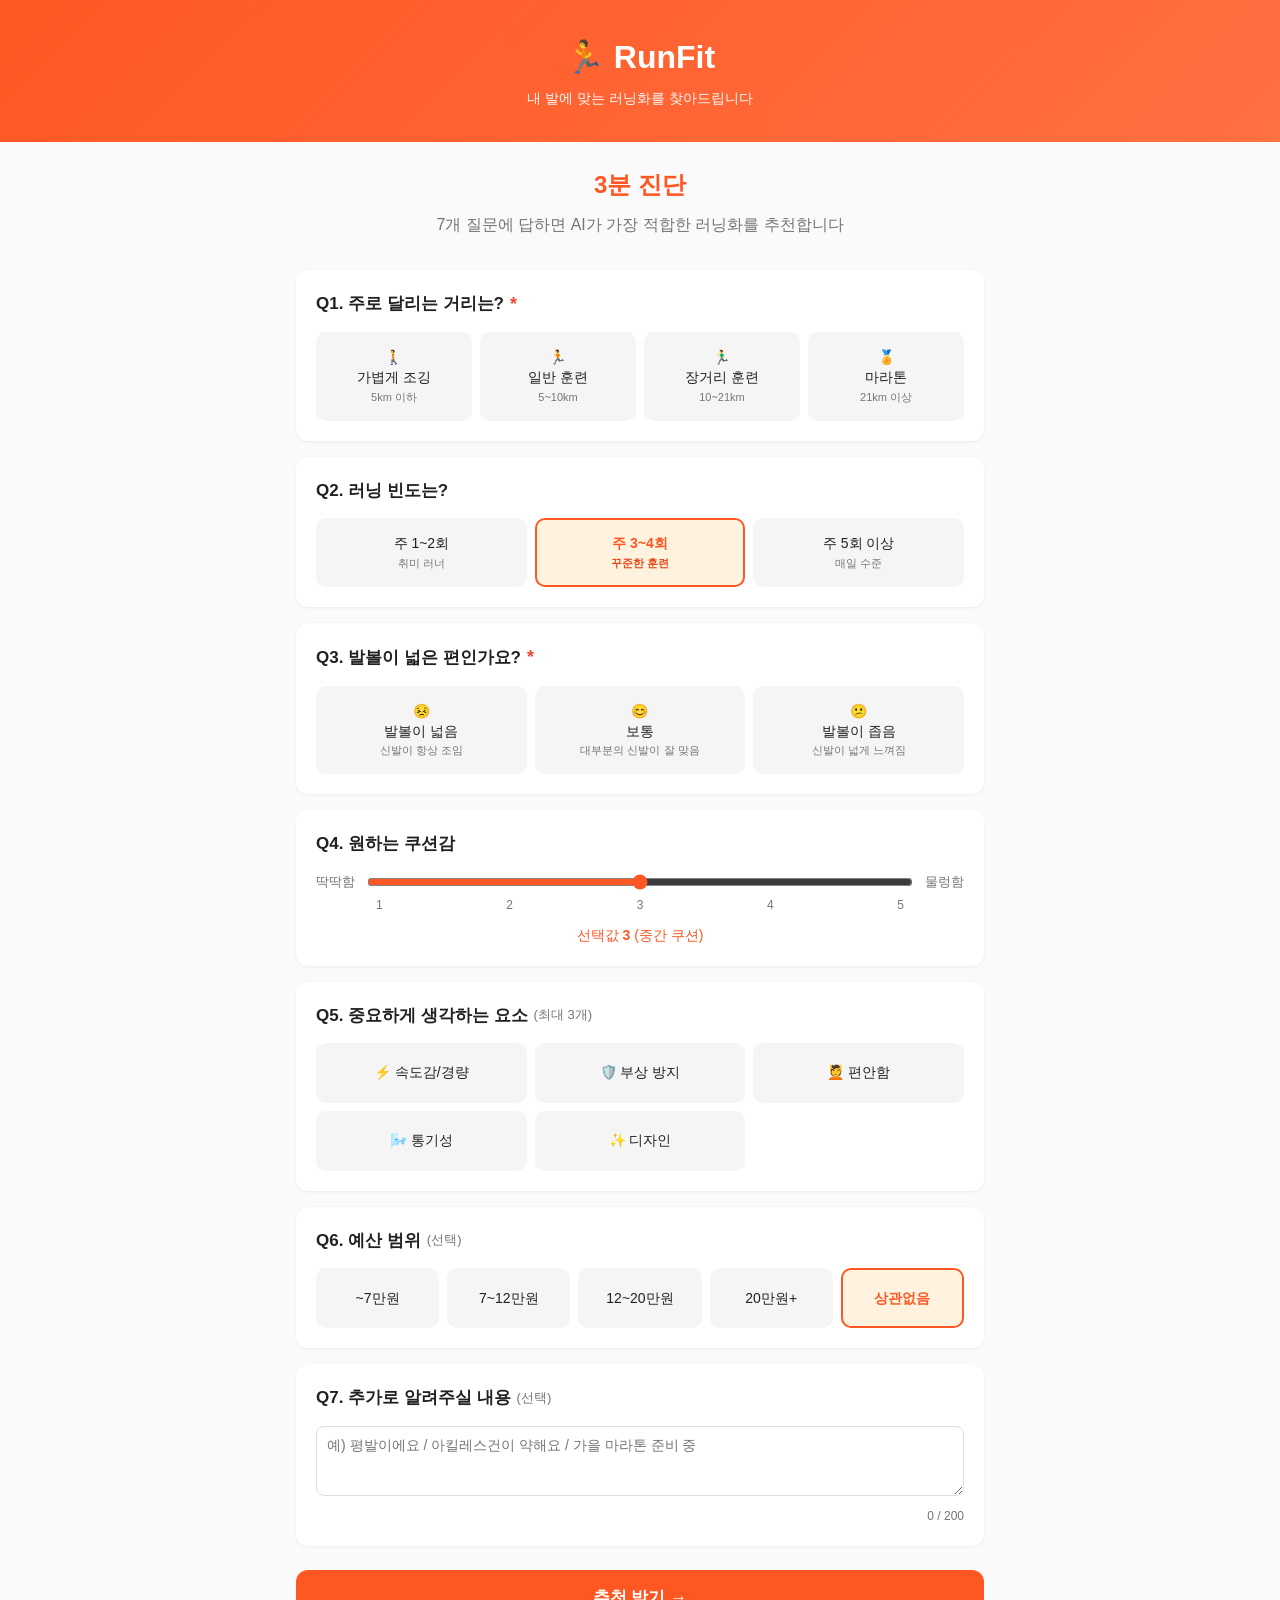
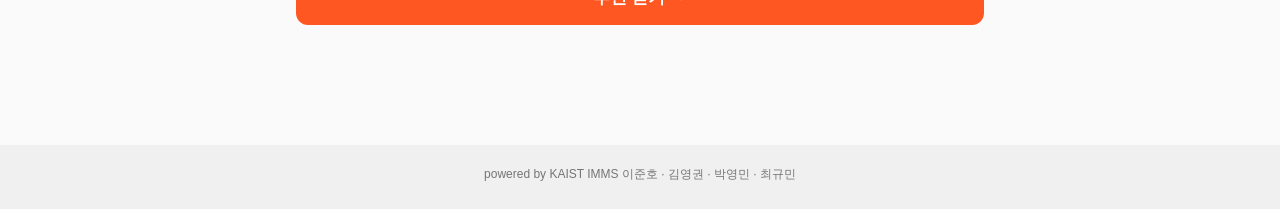
<file: frontend/web-prototype/result.html>
﻿<!DOCTYPE html>
<html lang="ko">
<head>
  <meta charset="UTF-8" />
  <meta name="viewport" content="width=device-width, initial-scale=1.0" />
  <title>RunFit - 추천 결과</title>
  <link rel="stylesheet" href="style.css" />
</head>
<body>
  <header class="header">
    <h1>🏃 RunFit</h1>
    <p class="tagline">AI가 추천하신 러닝화입니다</p>
  </header>

  <main class="container">
    <div class="profile-summary" id="profile-summary"></div>

    <div id="results-container"></div>

    <div class="actions">
      <button onclick="location.href='index.html'" class="btn-secondary">다시 진단하기</button>
      <button id="compare-btn" class="btn-secondary" style="display: none;">TOP 1 vs TOP 2 비교</button>
    </div>
  </main>

  <!-- 비교 모달 -->
  <div id="compare-modal" class="modal" style="display: none;">
    <div class="modal-content">
      <button class="modal-close" onclick="closeModal()">✕</button>
      <h2>상세 비교</h2>
      <div id="compare-table"></div>
    </div>
  </div>

  <footer class="footer">
    <p>powered by KAIST IMMS 이준호 · 김영권 · 박영민 · 최규민</p>
  </footer>

  <!-- API 응답 대기 중 로딩 오버레이 -->
  <div id="loading-overlay" style="display:none; position:fixed; inset:0; background:rgba(0,0,0,0.55); z-index:999; flex-direction:column; align-items:center; justify-content:center; gap:16px;">
    <div style="width:48px;height:48px;border:5px solid #fff;border-top-color:transparent;border-radius:50%;animation:spin 0.8s linear infinite;"></div>
    <p style="color:#fff;font-size:16px;font-weight:600;">AI가 최적의 러닝화를 찾고 있어요...</p>
  </div>
  <style>@keyframes spin{to{transform:rotate(360deg)}}</style>

  <script src="result.js"></script>
</body>
</html>
</file>
<file: prototype/style.css>
/* ============================================================
   RunFit — 공통 스타일
   ============================================================ */

* { box-sizing: border-box; margin: 0; padding: 0; }

:root {
  --primary: #ff5722;
  --primary-dark: #e64a19;
  --bg: #fafafa;
  --card: #ffffff;
  --text: #212121;
  --text-light: #757575;
  --border: #e0e0e0;
  --success: #4caf50;
  --warning: #ff9800;
  --error: #f44336;
}

body {
  font-family: -apple-system, BlinkMacSystemFont, 'Segoe UI', 'Noto Sans KR',
    Roboto, 'Apple SD Gothic Neo', sans-serif;
  background: var(--bg);
  color: var(--text);
  line-height: 1.6;
  -webkit-font-smoothing: antialiased;
}

/* ── 헤더 ── */
.header {
  background: linear-gradient(135deg, var(--primary), #ff7043);
  color: white;
  padding: 32px 24px;
  text-align: center;
}
.header h1 {
  font-size: 32px;
  margin-bottom: 4px;
}
.tagline {
  font-size: 14px;
  opacity: 0.95;
}

/* ── 컨테이너 ── */
.container {
  max-width: 720px;
  margin: 0 auto;
  padding: 24px 16px 80px;
}

.intro {
  text-align: center;
  margin-bottom: 32px;
}
.intro h2 {
  font-size: 24px;
  margin-bottom: 8px;
  color: var(--primary);
}
.intro p {
  color: var(--text-light);
}

/* ── 질문 ── */
.question {
  background: var(--card);
  padding: 20px;
  margin-bottom: 16px;
  border-radius: 12px;
  box-shadow: 0 1px 3px rgba(0, 0, 0, 0.06);
}
.question h3 {
  font-size: 17px;
  margin-bottom: 14px;
  display: flex;
  align-items: center;
  gap: 6px;
}
.question h3 small {
  font-size: 13px;
  color: var(--text-light);
  font-weight: normal;
}
.required {
  color: var(--error);
  font-size: 18px;
}

/* ── 옵션 그리드 ── */
.option-grid {
  display: grid;
  gap: 8px;
}
.grid-3 { grid-template-columns: repeat(3, 1fr); }
.grid-4 { grid-template-columns: repeat(4, 1fr); }
.grid-5 { grid-template-columns: repeat(5, 1fr); }

.option-btn {
  position: relative;
  display: flex;
  align-items: center;
  justify-content: center;
  padding: 14px 8px;
  min-height: 60px;
  background: #f5f5f5;
  border: 2px solid transparent;
  border-radius: 10px;
  cursor: pointer;
  transition: all 0.15s;
  text-align: center;
  font-size: 14px;
  user-select: none;
}
.option-btn input {
  position: absolute;
  opacity: 0;
  pointer-events: none;
}
.option-btn span {
  display: block;
  line-height: 1.4;
}
.option-btn small {
  display: block;
  font-size: 11px;
  color: var(--text-light);
  margin-top: 2px;
}
.option-btn:hover {
  background: #ececec;
}
.option-btn.selected {
  background: #fff3e0;
  border-color: var(--primary);
  color: var(--primary);
  font-weight: 600;
}
.option-btn.selected small {
  color: var(--primary-dark);
}

@media (max-width: 600px) {
  .grid-4, .grid-5 { grid-template-columns: repeat(2, 1fr); }
}

/* ── 슬라이더 ── */
.slider-container {
  display: flex;
  align-items: center;
  gap: 12px;
  margin: 12px 0 4px;
}
.slider-container input[type="range"] {
  flex: 1;
  accent-color: var(--primary);
}
.slider-label-left, .slider-label-right {
  font-size: 13px;
  color: var(--text-light);
}
.slider-marks {
  display: flex;
  justify-content: space-between;
  padding: 0 60px;
  font-size: 12px;
  color: var(--text-light);
}
.slider-value {
  text-align: center;
  margin-top: 8px;
  color: var(--primary);
  font-size: 14px;
}

/* ── 텍스트 입력 ── */
textarea {
  width: 100%;
  min-height: 70px;
  padding: 10px;
  border: 1px solid var(--border);
  border-radius: 8px;
  font-family: inherit;
  font-size: 14px;
  resize: vertical;
}
textarea:focus {
  outline: none;
  border-color: var(--primary);
}
.char-count {
  text-align: right;
  font-size: 12px;
  color: var(--text-light);
  margin-top: 4px;
}

/* ── 제출 버튼 ── */
.btn-submit {
  display: block;
  width: 100%;
  padding: 16px;
  background: var(--primary);
  color: white;
  border: none;
  border-radius: 12px;
  font-size: 17px;
  font-weight: 600;
  cursor: pointer;
  margin-top: 24px;
  transition: background 0.15s;
}
.btn-submit:hover:not(:disabled) {
  background: var(--primary-dark);
}
.btn-submit:disabled {
  background: #bdbdbd;
  cursor: not-allowed;
}

/* ── 오류 ── */
.errors {
  background: #ffebee;
  border-left: 4px solid var(--error);
  color: #c62828;
  padding: 12px 16px;
  border-radius: 8px;
  margin: 16px 0;
}
.errors ul {
  list-style: none;
  margin-top: 4px;
}
.errors li::before {
  content: '• ';
}

/* ── 토스트 ── */
.toast {
  position: fixed;
  bottom: 24px;
  left: 50%;
  transform: translateX(-50%);
  background: rgba(0, 0, 0, 0.85);
  color: white;
  padding: 10px 18px;
  border-radius: 24px;
  font-size: 13px;
  z-index: 1000;
  animation: fadein 0.2s;
}
@keyframes fadein {
  from { opacity: 0; transform: translate(-50%, 8px); }
  to   { opacity: 1; transform: translate(-50%, 0); }
}

/* ── 로딩 오버레이 ── */
.loading-overlay {
  position: fixed;
  inset: 0;
  background: rgba(0, 0, 0, 0.55);
  display: flex;
  align-items: center;
  justify-content: center;
  z-index: 999;
}
.loading-content {
  background: white;
  padding: 32px 40px;
  border-radius: 16px;
  text-align: center;
}
.spinner {
  width: 40px;
  height: 40px;
  border: 4px solid #f3f3f3;
  border-top-color: var(--primary);
  border-radius: 50%;
  animation: spin 0.8s linear infinite;
  margin: 0 auto 16px;
}
@keyframes spin {
  to { transform: rotate(360deg); }
}

/* ============================================================
   결과 페이지
   ============================================================ */

.profile-summary {
  background: var(--card);
  padding: 20px;
  border-radius: 12px;
  margin-bottom: 24px;
  box-shadow: 0 1px 3px rgba(0, 0, 0, 0.06);
}
.profile-summary h2 {
  font-size: 16px;
  margin-bottom: 12px;
  color: var(--text-light);
}
.profile-tags {
  display: flex;
  flex-wrap: wrap;
  gap: 6px;
}
.tag {
  background: #fff3e0;
  color: var(--primary-dark);
  padding: 5px 12px;
  border-radius: 16px;
  font-size: 13px;
}

.section-title {
  font-size: 20px;
  margin: 24px 0 12px;
}

/* ── 추천 카드 ── */
.rec-card {
  background: var(--card);
  border-radius: 14px;
  padding: 20px;
  margin-bottom: 16px;
  display: flex;
  gap: 16px;
  box-shadow: 0 2px 8px rgba(0, 0, 0, 0.06);
  border-top: 4px solid var(--border);
}
.rec-card.rank-1 { border-top-color: gold; }
.rec-card.rank-2 { border-top-color: silver; }
.rec-card.rank-3 { border-top-color: #cd7f32; }

.rec-rank {
  font-size: 28px;
  font-weight: 800;
  color: var(--primary);
  min-width: 50px;
}
.rec-body { flex: 1; }
.rec-header {
  display: flex;
  justify-content: space-between;
  align-items: flex-start;
  gap: 12px;
  margin-bottom: 8px;
}
.rec-header h3 {
  font-size: 17px;
}
.rec-name {
  font-weight: normal;
  color: var(--text);
}
.rec-score {
  background: var(--primary);
  color: white;
  padding: 4px 10px;
  border-radius: 16px;
  font-size: 13px;
  font-weight: 600;
  white-space: nowrap;
}
.rec-summary {
  color: var(--text-light);
  font-size: 14px;
  margin-bottom: 10px;
}
.rec-tags {
  display: flex;
  flex-wrap: wrap;
  gap: 6px;
  margin-bottom: 10px;
}
.feature-tag {
  background: #f5f5f5;
  color: var(--text);
  padding: 4px 10px;
  border-radius: 12px;
  font-size: 12px;
}
.badge {
  padding: 4px 10px;
  border-radius: 12px;
  font-size: 11px;
  font-weight: 600;
}
.badge-high { background: #e8f5e9; color: #2e7d32; }
.badge-medium { background: #fff8e1; color: #f57c00; }
.badge-low { background: #ffebee; color: #c62828; }

.rec-reason {
  background: #f9f9f9;
  padding: 10px;
  border-radius: 8px;
  font-size: 13px;
  margin-bottom: 12px;
}
.rec-footer {
  display: flex;
  justify-content: space-between;
  align-items: center;
}
.rec-price {
  font-size: 18px;
  font-weight: 700;
}
.btn-musinsa {
  background: black;
  color: white;
  padding: 8px 14px;
  border-radius: 8px;
  text-decoration: none;
  font-size: 13px;
}
.btn-musinsa:hover { background: #333; }

/* ── 빈 상태 ── */
.empty-state {
  background: var(--card);
  border-radius: 14px;
  padding: 48px 24px;
  text-align: center;
}
.empty-icon { font-size: 48px; margin-bottom: 12px; }
.empty-state h2 { font-size: 20px; margin-bottom: 8px; }
.empty-state p { color: var(--text-light); margin-bottom: 16px; }
.hint-list {
  text-align: left;
  display: inline-block;
  margin: 0 auto 20px;
  color: var(--text-light);
  font-size: 14px;
}
.hint-list li { margin-bottom: 4px; }

/* ── 액션 버튼 ── */
.actions {
  display: flex;
  gap: 12px;
  margin-top: 24px;
  justify-content: center;
  flex-wrap: wrap;
}
.btn-primary, .btn-secondary {
  padding: 12px 24px;
  border-radius: 10px;
  font-size: 14px;
  border: none;
  cursor: pointer;
  font-weight: 600;
}
.btn-primary {
  background: var(--primary);
  color: white;
}
.btn-secondary {
  background: white;
  color: var(--primary);
  border: 1px solid var(--primary);
}
.btn-secondary:hover {
  background: #fff3e0;
}

/* ── 비교 모달 ── */
.modal {
  position: fixed;
  inset: 0;
  background: rgba(0, 0, 0, 0.6);
  z-index: 1000;
  display: flex;
  align-items: center;
  justify-content: center;
  padding: 16px;
}
.modal-content {
  background: white;
  border-radius: 16px;
  padding: 24px;
  max-width: 600px;
  width: 100%;
  max-height: 90vh;
  overflow-y: auto;
  position: relative;
}
.modal-content h2 {
  margin-bottom: 16px;
}
.modal-close {
  position: absolute;
  top: 12px;
  right: 12px;
  background: transparent;
  border: none;
  font-size: 22px;
  cursor: pointer;
  color: var(--text-light);
}
.compare-table {
  width: 100%;
  border-collapse: collapse;
  font-size: 14px;
}
.compare-table th, .compare-table td {
  padding: 10px;
  border-bottom: 1px solid var(--border);
  text-align: left;
}
.compare-table thead th {
  background: #fff3e0;
  font-weight: 600;
  color: var(--primary-dark);
}
.compare-table tbody th {
  background: #fafafa;
  width: 100px;
  color: var(--text-light);
  font-weight: normal;
}
.compare-table td.diff {
  background: #fff8e1;
  font-weight: 600;
}

/* ── pronation 시각 가이드 ── */
.question-guide {
  font-size: 13px;
  color: var(--text-light);
  margin-bottom: 12px;
}
.pronation-guide {
  display: flex;
  gap: 12px;
  justify-content: center;
  margin-bottom: 16px;
}
.pronation-item {
  flex: 1;
  text-align: center;
  max-width: 100px;
}
.pronation-diagram {
  width: 60px;
  height: 80px;
  margin: 0 auto 6px;
  background: #f5f5f5;
  border-radius: 8px;
  display: flex;
  align-items: center;
  justify-content: center;
  position: relative;
  border: 2px solid var(--border);
}
.foot-outline {
  width: 30px;
  height: 60px;
  background: #ddd;
  border-radius: 10px 10px 14px 14px;
  position: relative;
}
.wear-mark {
  position: absolute;
  bottom: 4px;
  height: 18px;
  width: 12px;
  border-radius: 4px;
  opacity: 0.85;
}
.wear-inner  { left: 2px;  background: var(--error); }
.wear-center { left: 50%; transform: translateX(-50%); background: var(--success); }
.wear-outer  { right: 2px; background: var(--warning); }
.pronation-over  { border-color: #ffcdd2; background: #fff5f5; }
.pronation-neutral { border-color: #c8e6c9; background: #f5fff5; }
.pronation-under { border-color: #ffe0b2; background: #fffaf0; }
.pronation-label { font-size: 13px; font-weight: 600; margin-bottom: 2px; }
.pronation-desc  { font-size: 11px; color: var(--text-light); }

/* pronation 태그 (결과 페이지) */
.tag-pronation {
  background: #e8f5e9;
  color: #2e7d32;
}

/* ── 푸터 ── */
.footer {
  background: #f0f0f0;
  text-align: center;
  padding: 20px;
  font-size: 12px;
  color: var(--text-light);
  margin-top: 40px;
}
.footer p { margin-bottom: 4px; }
.disclaimer { font-size: 11px; opacity: 0.8; }
</file>
<file: frontend/web-prototype/style.css>
/* ============================================================
   RunFit 공통 스타일 시트
   ============================================================ */

* { box-sizing: border-box; margin: 0; padding: 0; }

:root {
  --primary: #ff5722;
  --primary-dark: #e64a19;
  --bg: #fafafa;
  --card: #ffffff;
  --text: #212121;
  --text-light: #757575;
  --border: #e0e0e0;
  --success: #4caf50;
  --warning: #ff9800;
  --error: #f44336;
}

body {
  font-family: -apple-system, BlinkMacSystemFont, 'Segoe UI', 'Noto Sans KR',
    Roboto, 'Apple SD Gothic Neo', sans-serif;
  background: var(--bg);
  color: var(--text);
  line-height: 1.6;
  -webkit-font-smoothing: antialiased;
}

/* 헤더 스타일 */
.header {
  background: linear-gradient(135deg, var(--primary), #ff7043);
  color: white;
  padding: 32px 24px;
  text-align: center;
}
.header h1 {
  font-size: 32px;
  margin-bottom: 4px;
}
.tagline {
  font-size: 14px;
  opacity: 0.95;
}

/* 컨테이너 */
.container {
  max-width: 720px;
  margin: 0 auto;
  padding: 24px 16px 80px;
}

.intro {
  text-align: center;
  margin-bottom: 32px;
}
.intro h2 {
  font-size: 24px;
  margin-bottom: 8px;
  color: var(--primary);
}
.intro p {
  color: var(--text-light);
}

/* 질문 스타일 */
.question {
  background: var(--card);
  padding: 20px;
  margin-bottom: 16px;
  border-radius: 12px;
  box-shadow: 0 1px 3px rgba(0, 0, 0, 0.06);
}
.question h3 {
  font-size: 17px;
  margin-bottom: 14px;
  display: flex;
  align-items: center;
  gap: 6px;
}
.question h3 small {
  font-size: 13px;
  color: var(--text-light);
  font-weight: normal;
}
.required {
  color: var(--error);
  font-size: 18px;
}

/* 선택지 그리드 */
.option-grid {
  display: grid;
  gap: 8px;
}
.grid-3 { grid-template-columns: repeat(3, 1fr); }
.grid-4 { grid-template-columns: repeat(4, 1fr); }
.grid-5 { grid-template-columns: repeat(5, 1fr); }

.option-btn {
  position: relative;
  display: flex;
  align-items: center;
  justify-content: center;
  padding: 14px 8px;
  min-height: 60px;
  background: #f5f5f5;
  border: 2px solid transparent;
  border-radius: 10px;
  cursor: pointer;
  transition: all 0.15s;
  text-align: center;
  font-size: 14px;
  user-select: none;
}
.option-btn input {
  position: absolute;
  opacity: 0;
  pointer-events: none;
}
.option-btn span {
  display: block;
  line-height: 1.4;
}
.option-btn small {
  display: block;
  font-size: 11px;
  color: var(--text-light);
  margin-top: 2px;
}
.option-btn:hover {
  background: #ececec;
}
.option-btn.selected {
  background: #fff3e0;
  border-color: var(--primary);
  color: var(--primary);
  font-weight: 600;
}
.option-btn.selected small {
  color: var(--primary-dark);
}

/* ============================================================
   반응형 레이아웃 (Responsive Design)
   브레이크포인트: 600px / 480px / 375px
   ============================================================ */

/* 일반 스마트폰 (≤ 600px) */
@media (max-width: 600px) {
  .grid-4, .grid-5 { grid-template-columns: repeat(2, 1fr); }

  .container { padding: 16px 12px 80px; }

  .header { padding: 20px 16px; }
  .header h1 { font-size: 26px; }
}

/* 소형 스마트폰 (≤ 480px) */
@media (max-width: 480px) {
  .header h1 { font-size: 22px; }
  .tagline { font-size: 13px; }

  .intro h2 { font-size: 20px; }

  .question { padding: 14px 12px; }
  .question h3 { font-size: 15px; }

  /* 3열 → 2열 */
  .grid-3 { grid-template-columns: repeat(2, 1fr); }

  /* 터치 타겟 최소 48px 확보 */
  .option-btn { padding: 10px 6px; min-height: 52px; font-size: 13px; }
  .option-btn small { font-size: 10px; }

  /* 결과 카드 세로 정렬 */
  .rec-card { flex-direction: column; gap: 8px; }
  .rec-rank { font-size: 22px; min-width: auto; }
  .rec-header { flex-direction: column; gap: 4px; }
  .rec-score { align-self: flex-start; }
  .rec-footer { flex-direction: column; gap: 8px; align-items: stretch; }
  .btn-musinsa { display: block; text-align: center; padding: 10px; }

  /* 비교 모달 테이블 */
  .modal-content { padding: 16px; border-radius: 12px; }
  .compare-table { font-size: 12px; }
  .compare-table th,
  .compare-table td { padding: 7px 5px; }
  .compare-table tbody th { width: 64px; font-size: 11px; }

  /* 제출 버튼 */
  .btn-submit { font-size: 15px; padding: 14px; }

  /* 액션 버튼 전체폭 */
  .actions { flex-direction: column; }
  .btn-primary, .btn-secondary { width: 100%; text-align: center; padding: 13px; }

  /* 로딩 오버레이 */
  .loading-content { padding: 24px 28px; }
}

/* 초소형 스마트폰 (≤ 375px, iPhone SE 등) */
@media (max-width: 375px) {
  .header h1 { font-size: 20px; }

  /* 모든 그리드 2열 고정 */
  .grid-3,
  .grid-4,
  .grid-5 { grid-template-columns: repeat(2, 1fr); }

  .question { padding: 12px 10px; }
  .option-btn { padding: 8px 4px; min-height: 48px; font-size: 12px; }
  .option-btn small { font-size: 9px; }

  .slider-marks { padding: 0 40px; }
}

/* 슬라이더 스타일 */
.slider-container {
  display: flex;
  align-items: center;
  gap: 12px;
  margin: 12px 0 4px;
}
.slider-container input[type="range"] {
  flex: 1;
  accent-color: var(--primary);
}
.slider-label-left, .slider-label-right {
  font-size: 13px;
  color: var(--text-light);
}
.slider-marks {
  display: flex;
  justify-content: space-between;
  padding: 0 60px;
  font-size: 12px;
  color: var(--text-light);
}
.slider-value {
  text-align: center;
  margin-top: 8px;
  color: var(--primary);
  font-size: 14px;
}

/* 텍스트에어리어 스타일 */
textarea {
  width: 100%;
  min-height: 70px;
  padding: 10px;
  border: 1px solid var(--border);
  border-radius: 8px;
  font-family: inherit;
  font-size: 14px;
  resize: vertical;
}
textarea:focus {
  outline: none;
  border-color: var(--primary);
}
.char-count {
  text-align: right;
  font-size: 12px;
  color: var(--text-light);
  margin-top: 4px;
}

/* 제출 버튼 */
.btn-submit {
  display: block;
  width: 100%;
  padding: 16px;
  background: var(--primary);
  color: white;
  border: none;
  border-radius: 12px;
  font-size: 17px;
  font-weight: 600;
  cursor: pointer;
  margin-top: 24px;
  transition: background 0.15s;
}
.btn-submit:hover:not(:disabled) {
  background: var(--primary-dark);
}
.btn-submit:disabled {
  background: #bdbdbd;
  cursor: not-allowed;
}

/* 오류 메시지 */
.errors {
  background: #ffebee;
  border-left: 4px solid var(--error);
  color: #c62828;
  padding: 12px 16px;
  border-radius: 8px;
  margin: 16px 0;
}
.errors ul {
  list-style: none;
  margin-top: 4px;
}
.errors li::before {
  content: '✕ ';
}

/* 토스트 메시지 */
.toast {
  position: fixed;
  bottom: 24px;
  left: 50%;
  transform: translateX(-50%);
  background: rgba(0, 0, 0, 0.85);
  color: white;
  padding: 10px 18px;
  border-radius: 24px;
  font-size: 13px;
  z-index: 1000;
  animation: fadein 0.2s;
}
@keyframes fadein {
  from { opacity: 0; transform: translate(-50%, 8px); }
  to   { opacity: 1; transform: translate(-50%, 0); }
}

/* 로딩 오버레이 */
.loading-overlay {
  position: fixed;
  inset: 0;
  background: rgba(0, 0, 0, 0.55);
  display: flex;
  align-items: center;
  justify-content: center;
  z-index: 999;
}
.loading-content {
  background: white;
  padding: 32px 40px;
  border-radius: 16px;
  text-align: center;
}
.spinner {
  width: 40px;
  height: 40px;
  border: 4px solid #f3f3f3;
  border-top-color: var(--primary);
  border-radius: 50%;
  animation: spin 0.8s linear infinite;
  margin: 0 auto 16px;
}
@keyframes spin {
  to { transform: rotate(360deg); }
}

/* ============================================================
   결과 페이지 스타일
   ============================================================ */

.profile-summary {
  background: var(--card);
  padding: 20px;
  border-radius: 12px;
  margin-bottom: 24px;
  box-shadow: 0 1px 3px rgba(0, 0, 0, 0.06);
}
.profile-summary h2 {
  font-size: 16px;
  margin-bottom: 12px;
  color: var(--text-light);
}
.profile-tags {
  display: flex;
  flex-wrap: wrap;
  gap: 6px;
}
.tag {
  background: #fff3e0;
  color: var(--primary-dark);
  padding: 5px 12px;
  border-radius: 16px;
  font-size: 13px;
}

.section-title {
  font-size: 20px;
  margin: 24px 0 12px;
}

/* 추천 카드 */
.rec-card {
  background: var(--card);
  border-radius: 14px;
  padding: 20px;
  margin-bottom: 16px;
  display: flex;
  gap: 16px;
  box-shadow: 0 2px 8px rgba(0, 0, 0, 0.06);
  border-top: 4px solid var(--border);
}
.rec-card.rank-1 { border-top-color: gold; }
.rec-card.rank-2 { border-top-color: silver; }
.rec-card.rank-3 { border-top-color: #cd7f32; }

.rec-rank {
  font-size: 28px;
  font-weight: 800;
  color: var(--primary);
  min-width: 50px;
}
.rec-body { flex: 1; }
.rec-header {
  display: flex;
  justify-content: space-between;
  align-items: flex-start;
  gap: 12px;
  margin-bottom: 8px;
}
.rec-header h3 {
  font-size: 17px;
}
.rec-name {
  font-weight: normal;
  color: var(--text);
}
.rec-score {
  background: var(--primary);
  color: white;
  padding: 4px 10px;
  border-radius: 16px;
  font-size: 13px;
  font-weight: 600;
  white-space: nowrap;
}
.rec-summary {
  color: var(--text-light);
  font-size: 14px;
  margin-bottom: 10px;
}
.rec-tags {
  display: flex;
  flex-wrap: wrap;
  gap: 6px;
  margin-bottom: 10px;
}
.feature-tag {
  background: #f5f5f5;
  color: var(--text);
  padding: 4px 10px;
  border-radius: 12px;
  font-size: 12px;
}
.badge {
  padding: 4px 10px;
  border-radius: 12px;
  font-size: 11px;
  font-weight: 600;
}
.badge-high { background: #e8f5e9; color: #2e7d32; }
.badge-medium { background: #fff8e1; color: #f57c00; }
.badge-low { background: #ffebee; color: #c62828; }

.rec-reason {
  background: #f9f9f9;
  padding: 10px;
  border-radius: 8px;
  font-size: 13px;
  margin-bottom: 12px;
}
.rec-footer {
  display: flex;
  justify-content: space-between;
  align-items: center;
}
.rec-price {
  font-size: 18px;
  font-weight: 700;
}
.btn-musinsa {
  background: black;
  color: white;
  padding: 8px 14px;
  border-radius: 8px;
  text-decoration: none;
  font-size: 13px;
}
.btn-musinsa:hover { background: #333; }

/* 빈 상태 */
.empty-state {
  background: var(--card);
  border-radius: 14px;
  padding: 48px 24px;
  text-align: center;
}
.empty-icon { font-size: 48px; margin-bottom: 12px; }
.empty-state h2 { font-size: 20px; margin-bottom: 8px; }
.empty-state p { color: var(--text-light); margin-bottom: 16px; }
.hint-list {
  text-align: left;
  display: inline-block;
  margin: 0 auto 20px;
  color: var(--text-light);
  font-size: 14px;
}
.hint-list li { margin-bottom: 4px; }

/* 액션 버튼 */
.actions {
  display: flex;
  gap: 12px;
  margin-top: 24px;
  justify-content: center;
  flex-wrap: wrap;
}
.btn-primary, .btn-secondary {
  padding: 12px 24px;
  border-radius: 10px;
  font-size: 14px;
  border: none;
  cursor: pointer;
  font-weight: 600;
}
.btn-primary {
  background: var(--primary);
  color: white;
}
.btn-secondary {
  background: white;
  color: var(--primary);
  border: 1px solid var(--primary);
}
.btn-secondary:hover {
  background: #fff3e0;
}

/* 비교 모달 */
.modal {
  position: fixed;
  inset: 0;
  background: rgba(0, 0, 0, 0.6);
  z-index: 1000;
  display: flex;
  align-items: center;
  justify-content: center;
  padding: 16px;
}
.modal-content {
  background: white;
  border-radius: 16px;
  padding: 24px;
  max-width: 600px;
  width: 100%;
  max-height: 90vh;
  overflow-y: auto;
  position: relative;
}
.modal-content h2 {
  margin-bottom: 16px;
}
.modal-close {
  position: absolute;
  top: 12px;
  right: 12px;
  background: transparent;
  border: none;
  font-size: 22px;
  cursor: pointer;
  color: var(--text-light);
}
.compare-table {
  width: 100%;
  border-collapse: collapse;
  font-size: 14px;
}
.compare-table th, .compare-table td {
  padding: 10px;
  border-bottom: 1px solid var(--border);
  text-align: left;
}
.compare-table thead th {
  background: #fff3e0;
  font-weight: 600;
  color: var(--primary-dark);
}
.compare-table tbody th {
  background: #fafafa;
  width: 100px;
  color: var(--text-light);
  font-weight: normal;
}
.compare-table td.diff {
  background: #fff8e1;
  font-weight: 600;
}

/* 푸터 */
.footer {
  background: #f0f0f0;
  text-align: center;
  padding: 20px;
  font-size: 12px;
  color: var(--text-light);
  margin-top: 40px;
}
.footer p { margin-bottom: 4px; }
.disclaimer { font-size: 11px; opacity: 0.8; }
</file>
